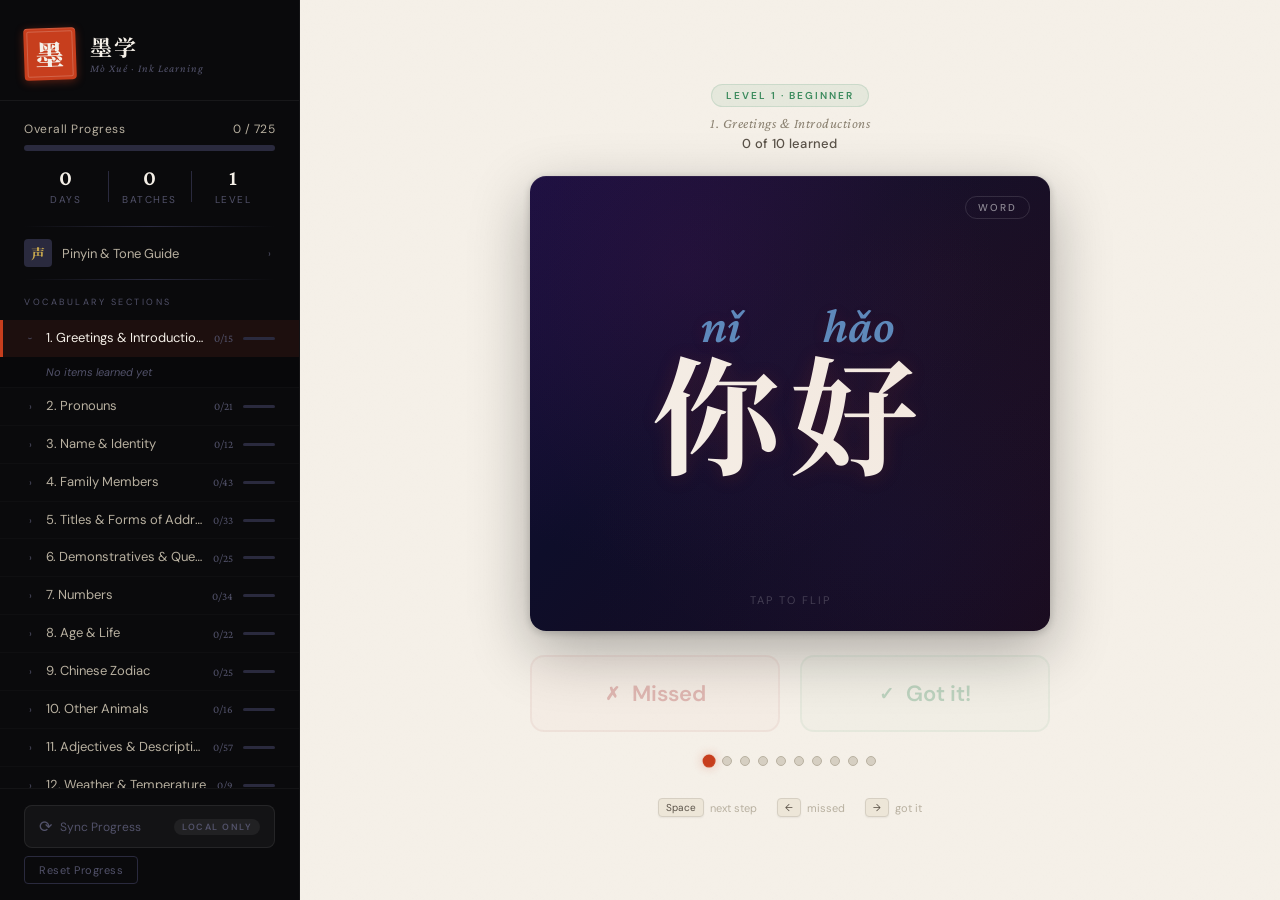
<file: index.html>
<!DOCTYPE html>
<html lang="en">
<head>
<meta charset="UTF-8">
<meta name="viewport" content="width=device-width, initial-scale=1.0">
<title>墨学 — Chinese Flashcards</title>
<link rel="preconnect" href="https://fonts.googleapis.com">
<link rel="preconnect" href="https://fonts.gstatic.com" crossorigin>
<link href="https://fonts.googleapis.com/css2?family=Crimson+Pro:ital,wght@0,300;0,400;0,600;0,700;1,400&family=Noto+Serif+SC:wght@400;600;700;900&family=DM+Sans:ital,wght@0,400;0,500;0,600;1,400&display=swap" rel="stylesheet">
<link rel="stylesheet" href="style.css?v=8">
</head>
<body>

<!-- Mobile hamburger -->
<button class="mobile-toggle" id="menuToggle" aria-label="Toggle sidebar">
  <span></span><span></span><span></span>
</button>

<!-- Overlay for mobile sidebar -->
<div class="sidebar-overlay" id="sidebarOverlay"></div>

<!-- Sidebar -->
<aside class="sidebar" id="sidebar">
  <div class="sidebar-header">
    <div class="app-brand">
      <span class="brand-seal">墨</span>
      <div class="brand-text">
        <h1>墨学</h1>
        <p>Mò Xué · Ink Learning</p>
      </div>
    </div>
  </div>

  <div class="sidebar-progress">
    <div class="progress-label">
      <span>Overall Progress</span>
      <span id="progressCount">0 / 725</span>
    </div>
    <div class="progress-track">
      <div class="progress-fill" id="progressFill" style="width: 0%"></div>
    </div>
    <div class="progress-stats">
      <div class="stat">
        <span class="stat-value" id="statDays">0</span>
        <span class="stat-label">days</span>
      </div>
      <div class="stat">
        <span class="stat-value" id="statBatches">0</span>
        <span class="stat-label">batches</span>
      </div>
      <div class="stat">
        <span class="stat-value" id="statLevel">1</span>
        <span class="stat-label">level</span>
      </div>
    </div>
  </div>

  <div class="sidebar-divider"></div>

  <!-- Tone Reference Panel -->
  <div class="tone-ref-toggle" id="toneRefToggle">
    <span class="tone-ref-icon">声</span>
    <span>Pinyin & Tone Guide</span>
    <span class="section-toggle" id="toneRefArrow">›</span>
  </div>
  <div class="tone-ref-panel" id="toneRefPanel">
    <div class="tone-ref-section">
      <div class="tone-ref-title">The Four Tones</div>
      <div class="tone-chart">
        <div class="tone-row">
          <span class="tone-num t1">1st</span>
          <span class="tone-desc">High flat</span>
          <span class="tone-example"><span class="py-t1">mā</span> 妈 mother</span>
          <svg class="tone-contour" viewBox="0 0 40 20"><path d="M4,5 L36,5" stroke="currentColor" fill="none" stroke-width="2.5" stroke-linecap="round"/></svg>
        </div>
        <div class="tone-row">
          <span class="tone-num t2">2nd</span>
          <span class="tone-desc">Rising</span>
          <span class="tone-example"><span class="py-t2">má</span> 麻 hemp</span>
          <svg class="tone-contour" viewBox="0 0 40 20"><path d="M4,16 L36,4" stroke="currentColor" fill="none" stroke-width="2.5" stroke-linecap="round"/></svg>
        </div>
        <div class="tone-row">
          <span class="tone-num t3">3rd</span>
          <span class="tone-desc">Dip &amp; rise</span>
          <span class="tone-example"><span class="py-t3">mǎ</span> 马 horse</span>
          <svg class="tone-contour" viewBox="0 0 40 20"><path d="M4,8 Q20,20 36,6" stroke="currentColor" fill="none" stroke-width="2.5" stroke-linecap="round"/></svg>
        </div>
        <div class="tone-row">
          <span class="tone-num t4">4th</span>
          <span class="tone-desc">Falling</span>
          <span class="tone-example"><span class="py-t4">mà</span> 骂 scold</span>
          <svg class="tone-contour" viewBox="0 0 40 20"><path d="M4,4 L36,16" stroke="currentColor" fill="none" stroke-width="2.5" stroke-linecap="round"/></svg>
        </div>
        <div class="tone-row">
          <span class="tone-num t5">0th</span>
          <span class="tone-desc">Neutral / light</span>
          <span class="tone-example"><span class="py-t5">ma</span> 吗 (question)</span>
          <svg class="tone-contour" viewBox="0 0 40 20"><path d="M4,10 L36,12" stroke="currentColor" fill="none" stroke-width="2.5" stroke-linecap="round" stroke-dasharray="3 3"/></svg>
        </div>
      </div>
    </div>
    <div class="tone-ref-section">
      <div class="tone-ref-title">Tone Sandhi Rules</div>
      <div class="tone-rule">
        <span class="py-t3">3rd</span> + <span class="py-t3">3rd</span> → <span class="py-t2">2nd</span> + <span class="py-t3">3rd</span>
        <div class="tone-rule-example">你好 nǐ hǎo → ní hǎo</div>
      </div>
      <div class="tone-rule">
        <span class="py-t1">一 yī</span> before <span class="py-t4">4th</span> → <span class="py-t2">yí</span>
        <div class="tone-rule-example">一个 yí gè</div>
      </div>
      <div class="tone-rule">
        <span class="py-t1">一 yī</span> before <span class="py-t1">1st</span>/<span class="py-t2">2nd</span>/<span class="py-t3">3rd</span> → <span class="py-t4">yì</span>
        <div class="tone-rule-example">一只 yì zhī</div>
      </div>
    </div>
    <div class="tone-ref-section">
      <div class="tone-ref-title">Reading Strategy</div>
      <div class="tone-tip">Look at the tone mark on the vowel — it draws the pitch shape.</div>
      <div class="tone-tip">ā flat line · á going up · ǎ dip down · à going down</div>
      <div class="tone-tip">No mark = light/neutral tone (short, unstressed).</div>
    </div>
    <div class="tone-ref-section">
      <div class="tone-ref-title">Your Reading Level</div>
      <div class="level-indicator" id="levelIndicator">
        <div class="level-item active" data-level="1">
          <span class="level-dot"></span>
          <div>
            <strong>Beginner</strong>
            <span>Pinyin hints on front</span>
          </div>
        </div>
        <div class="level-item" data-level="2">
          <span class="level-dot"></span>
          <div>
            <strong>Intermediate</strong>
            <span>Characters only, 2-step reveal</span>
          </div>
        </div>
        <div class="level-item" data-level="3">
          <span class="level-dot"></span>
          <div>
            <strong>Advanced</strong>
            <span>Characters only, single reveal</span>
          </div>
        </div>
      </div>
    </div>
  </div>

  <div class="sidebar-divider"></div>

  <nav class="sidebar-nav" id="sidebarNav">
    <div class="nav-heading">Vocabulary Sections</div>
    <!-- Sections rendered by JS -->
  </nav>

  <div class="sidebar-footer">
    <button class="sync-btn" id="syncBtn">
      <span class="sync-icon">⟳</span>
      <span>Sync Progress</span>
      <span class="sync-badge sync-off" id="syncBadge">local only</span>
    </button>
    <button class="reset-btn" id="resetBtn">Reset Progress</button>
  </div>
</aside>

<!-- Sync Modal -->
<div class="sync-modal hidden" id="syncModal">
  <div class="sync-modal-backdrop" id="syncClose"></div>
  <div class="sync-modal-card">
    <button class="sync-modal-x" id="syncCloseX" aria-label="Close">&times;</button>
    <div class="sync-modal-header">
      <span class="sync-modal-icon">⟳</span>
      <h2>Cross-Device Sync</h2>
      <p>Use the same name and secret key on any device to sync your progress.</p>
    </div>
    <div class="sync-modal-body">
      <label class="sync-label" for="syncNameInput">Your Name</label>
      <p class="sync-hint">Use the same name on every device to keep your progress in sync.</p>
      <input type="text" class="sync-input" id="syncNameInput" placeholder="e.g. Pawel" autocomplete="off">

      <div class="sync-actions">
        <button class="sync-connect-btn" id="syncConnect">Connect</button>
        <button class="sync-disconnect-btn" id="syncDisconnect">Disconnect</button>
      </div>
      <div class="sync-status" id="syncStatus"></div>
    </div>
  </div>
</div>

<!-- Main content -->
<main class="main" id="main">

  <!-- Study view -->
  <div class="study-view" id="studyView">
    <div class="batch-header">
      <div class="batch-level-badge" id="batchLevelBadge">Level 1 · Beginner</div>
      <div class="batch-section-label" id="batchSectionLabel">Section 1: Greetings</div>
      <div class="batch-counter" id="batchCounter">Card 1 of 10</div>
    </div>

    <div class="card-stage">
      <div class="card-container" id="cardContainer">
        <div class="card-inner" id="cardInner">
          <!-- Front: Chinese characters -->
          <div class="card-front" id="cardFront">
            <div class="card-type-badge" id="cardTypeBadge">Word</div>
            <div class="card-chinese" id="cardChinese">你好</div>
            <div class="card-hint" id="cardHint">tap to flip</div>
          </div>
          <!-- Back: Pinyin + English (two-step reveal) -->
          <div class="card-back" id="cardBack">
            <div class="card-type-badge back-badge" id="cardTypeBadgeBack">Word</div>
            <div class="card-chinese-ref" id="cardChineseRef">你好</div>
            <div class="card-pinyin" id="cardPinyin"></div>
            <div class="card-english" id="cardEnglish"></div>
          </div>
        </div>
      </div>
    </div>

    <div class="card-actions" id="cardActions">
      <button class="action-btn missed-btn" id="missedBtn" disabled>
        <span class="action-icon">✗</span>
        <span>Missed</span>
      </button>
      <button class="action-btn gotit-btn" id="gotitBtn" disabled>
        <span class="action-icon">✓</span>
        <span>Got it!</span>
      </button>
    </div>

    <div class="batch-dots" id="batchDots"></div>

    <div class="keyboard-hints" id="keyboardHints">
      <span><kbd>Space</kbd> next step</span>
      <span><kbd>←</kbd> missed</span>
      <span><kbd>→</kbd> got it</span>
    </div>
  </div>

  <!-- Batch complete view -->
  <div class="complete-view hidden" id="completeView">
    <div class="complete-card">
      <div class="complete-seal">完</div>
      <h2>Batch Complete!</h2>
      <p class="complete-stats" id="completeStats">You learned 10 new items</p>
      <div class="complete-items" id="completeItems"></div>
      <button class="next-batch-btn" id="nextBatchBtn">
        Continue to Next 10 →
      </button>
    </div>
    <canvas id="confettiCanvas"></canvas>
  </div>

  <!-- All done view -->
  <div class="alldone-view hidden" id="allDoneView">
    <div class="complete-card">
      <div class="complete-seal gold">成</div>
      <h2>Mastery Achieved!</h2>
      <p>You have learned all 725 items across 28 sections.</p>
      <p class="complete-stats">恭喜你！Gōngxǐ nǐ! Congratulations!</p>
    </div>
  </div>

</main>

<script src="data.js?v=8"></script>
<script src="sync.js?v=8"></script>
<script src="app.js?v=8"></script>
</body>
</html>
</file>
<file: style.css>
/* ============================================================
   墨学 — Mò Xué — Ink Learning
   Aesthetic: Chinese ink wash + lacquerware + rice paper
   ============================================================ */

:root {
  /* Lacquer & Ink */
  --ink-deepest: #0a0a0c;
  --ink-deep: #12121a;
  --ink-dark: #1a1a2e;
  --ink-mid: #2a2a3e;
  --ink-light: #3a3a50;
  --ink-faint: #52526a;

  /* Vermillion — 朱红 */
  --vermillion: #c73e1d;
  --vermillion-bright: #e04a2a;
  --vermillion-glow: rgba(199, 62, 29, 0.3);

  /* Gold — 金 */
  --gold: #c9a94e;
  --gold-bright: #e8c84a;
  --gold-glow: rgba(201, 169, 78, 0.25);

  /* Rice Paper */
  --paper: #f5f0e8;
  --paper-warm: #ede6d8;
  --paper-dark: #d6cfc2;

  /* Ink wash tones */
  --wash-light: #b8b0a0;
  --wash-mid: #8a8070;
  --wash-dark: #5a5248;

  /* Functional */
  --success: #3a8a5c;
  --success-bg: #1a3a2a;
  --danger: #a83232;
  --danger-bg: #3a1a1a;

  /* ---- TONE COLORS ---- */
  --tone-1: #c73e1d;   /* Vermillion red — high flat */
  --tone-2: #3a8a5c;   /* Jade green — rising */
  --tone-3: #4a6fa5;   /* Porcelain blue — dipping */
  --tone-4: #7b5ea7;   /* Amethyst purple — falling */
  --tone-5: #8a8070;   /* Ink wash gray — neutral */

  --tone-1-bg: rgba(199, 62, 29, 0.08);
  --tone-2-bg: rgba(58, 138, 92, 0.08);
  --tone-3-bg: rgba(74, 111, 165, 0.08);
  --tone-4-bg: rgba(123, 94, 167, 0.08);
  --tone-5-bg: rgba(138, 128, 112, 0.08);

  /* Tone colors for dark backgrounds */
  --tone-1-light: #e8654a;
  --tone-2-light: #5cb87e;
  --tone-3-light: #6a9fd4;
  --tone-4-light: #a688d0;
  --tone-5-light: #a8a090;

  /* Layout */
  --sidebar-w: 300px;

  /* Transitions */
  --ease-out-expo: cubic-bezier(0.16, 1, 0.3, 1);
  --ease-out-back: cubic-bezier(0.34, 1.56, 0.64, 1);
}

/* ---- Reset & Base ---- */
*, *::before, *::after { box-sizing: border-box; margin: 0; padding: 0; }

html {
  font-size: 16px;
  -webkit-font-smoothing: antialiased;
  -moz-osx-font-smoothing: grayscale;
}

body {
  font-family: 'DM Sans', sans-serif;
  background: var(--paper);
  color: var(--ink-deep);
  display: flex;
  min-height: 100vh;
  overflow-x: hidden;
}

body::after {
  content: '';
  position: fixed;
  inset: 0;
  pointer-events: none;
  z-index: 0;
  background-image: url("data:image/svg+xml,%3Csvg width='60' height='60' xmlns='http://www.w3.org/2000/svg'%3E%3Cfilter id='n'%3E%3CfeTurbulence type='fractalNoise' baseFrequency='0.65' numOctaves='3' stitchTiles='stitch'/%3E%3C/filter%3E%3Crect width='100%25' height='100%25' filter='url(%23n)' opacity='0.03'/%3E%3C/svg%3E");
  opacity: 0.5;
}

/* ============================================================
   TONE COLOR CLASSES (used by JS on pinyin spans)
   ============================================================ */
.py-t1 { color: var(--tone-1); font-weight: 600; }
.py-t2 { color: var(--tone-2); font-weight: 600; }
.py-t3 { color: var(--tone-3); font-weight: 600; }
.py-t4 { color: var(--tone-4); font-weight: 600; }
.py-t5 { color: var(--tone-5); }

/* Light versions for dark backgrounds */
.py-t1-light { color: var(--tone-1-light); }
.py-t2-light { color: var(--tone-2-light); }
.py-t3-light { color: var(--tone-3-light); }
.py-t4-light { color: var(--tone-4-light); }
.py-t5-light { color: var(--tone-5-light); }

/* ============================================================
   SIDEBAR
   ============================================================ */
.sidebar {
  position: fixed;
  left: 0;
  top: 0;
  bottom: 0;
  width: var(--sidebar-w);
  background: var(--ink-deepest);
  color: var(--paper);
  display: flex;
  flex-direction: column;
  z-index: 100;
  overflow: hidden;
  border-right: 1px solid rgba(255,255,255,0.04);
}

.sidebar-header {
  padding: 28px 24px 20px;
  border-bottom: 1px solid rgba(255,255,255,0.06);
}

.app-brand {
  display: flex;
  align-items: center;
  gap: 14px;
}

.brand-seal {
  width: 52px;
  height: 52px;
  background: var(--vermillion);
  color: var(--paper);
  font-family: 'Noto Serif SC', serif;
  font-weight: 900;
  font-size: 28px;
  display: flex;
  align-items: center;
  justify-content: center;
  border-radius: 4px;
  box-shadow:
    0 2px 8px rgba(199, 62, 29, 0.4),
    inset 0 1px 0 rgba(255,255,255,0.15);
  position: relative;
  transform: rotate(-2deg);
}

.brand-seal::after {
  content: '';
  position: absolute;
  inset: 3px;
  border: 1px solid rgba(255,255,255,0.2);
  border-radius: 2px;
}

.brand-text h1 {
  font-family: 'Noto Serif SC', serif;
  font-weight: 700;
  font-size: 22px;
  letter-spacing: 2px;
  line-height: 1.2;
  color: var(--paper);
}

.brand-text p {
  font-size: 11px;
  color: var(--ink-faint);
  letter-spacing: 1px;
  margin-top: 2px;
  font-style: italic;
  font-family: 'Crimson Pro', serif;
}

/* ---- Progress Section ---- */
.sidebar-progress {
  padding: 20px 24px;
}

.progress-label {
  display: flex;
  justify-content: space-between;
  font-size: 12px;
  color: var(--wash-light);
  margin-bottom: 8px;
  letter-spacing: 0.5px;
}

.progress-track {
  height: 6px;
  background: var(--ink-mid);
  border-radius: 3px;
  overflow: hidden;
}

.progress-fill {
  height: 100%;
  background: linear-gradient(90deg, var(--vermillion), var(--gold));
  border-radius: 3px;
  transition: width 0.8s var(--ease-out-expo);
  position: relative;
}

.progress-fill::after {
  content: '';
  position: absolute;
  right: 0;
  top: 0;
  bottom: 0;
  width: 20px;
  background: linear-gradient(90deg, transparent, rgba(255,255,255,0.3));
  border-radius: 0 3px 3px 0;
}

.progress-stats {
  display: flex;
  gap: 0;
  margin-top: 16px;
}

.stat {
  flex: 1;
  text-align: center;
  position: relative;
}

.stat + .stat::before {
  content: '';
  position: absolute;
  left: 0;
  top: 4px;
  bottom: 4px;
  width: 1px;
  background: var(--ink-mid);
}

.stat-value {
  display: block;
  font-family: 'Crimson Pro', serif;
  font-size: 22px;
  font-weight: 600;
  color: var(--paper);
  line-height: 1;
}

.stat-label {
  display: block;
  font-size: 10px;
  color: var(--ink-faint);
  text-transform: uppercase;
  letter-spacing: 1.5px;
  margin-top: 4px;
}

/* ---- Divider ---- */
.sidebar-divider {
  height: 1px;
  background: linear-gradient(90deg, transparent, var(--ink-mid), transparent);
  margin: 0 24px;
}

/* ============================================================
   TONE REFERENCE PANEL
   ============================================================ */
.tone-ref-toggle {
  display: flex;
  align-items: center;
  gap: 10px;
  padding: 12px 24px;
  cursor: pointer;
  font-size: 13px;
  color: var(--wash-light);
  transition: background 0.2s;
  user-select: none;
}

.tone-ref-toggle:hover {
  background: rgba(255,255,255,0.03);
}

.tone-ref-icon {
  width: 28px;
  height: 28px;
  background: var(--ink-mid);
  color: var(--gold);
  font-family: 'Noto Serif SC', serif;
  font-weight: 700;
  font-size: 14px;
  display: flex;
  align-items: center;
  justify-content: center;
  border-radius: 4px;
  flex-shrink: 0;
}

.tone-ref-toggle .section-toggle {
  margin-left: auto;
  font-size: 10px;
  color: var(--ink-faint);
  transition: transform 0.3s var(--ease-out-expo);
}

.tone-ref-toggle.expanded .section-toggle {
  transform: rotate(90deg);
}

.tone-ref-panel {
  max-height: 0;
  overflow: hidden;
  overflow-y: auto;
  transition: max-height 0.5s var(--ease-out-expo);
  background: rgba(0,0,0,0.25);
  scrollbar-width: thin;
  scrollbar-color: var(--ink-mid) transparent;
}

.tone-ref-panel.expanded {
  max-height: 600px;
}

.tone-ref-panel::-webkit-scrollbar { width: 3px; }
.tone-ref-panel::-webkit-scrollbar-thumb { background: var(--ink-mid); border-radius: 2px; }

.tone-ref-section {
  padding: 12px 24px;
  border-bottom: 1px solid rgba(255,255,255,0.03);
}

.tone-ref-section:last-child {
  border-bottom: none;
}

.tone-ref-title {
  font-size: 9px;
  text-transform: uppercase;
  letter-spacing: 2px;
  color: var(--gold);
  margin-bottom: 10px;
  font-weight: 600;
}

/* Tone chart rows */
.tone-chart {
  display: flex;
  flex-direction: column;
  gap: 6px;
}

.tone-row {
  display: grid;
  grid-template-columns: 30px 72px 1fr 40px;
  align-items: center;
  gap: 6px;
  font-size: 12px;
  padding: 4px 0;
}

.tone-num {
  font-weight: 700;
  font-size: 11px;
  text-align: center;
  padding: 2px 0;
  border-radius: 3px;
}

.tone-num.t1 { color: var(--tone-1-light); }
.tone-num.t2 { color: var(--tone-2-light); }
.tone-num.t3 { color: var(--tone-3-light); }
.tone-num.t4 { color: var(--tone-4-light); }
.tone-num.t5 { color: var(--tone-5-light); }

.tone-desc {
  color: var(--ink-faint);
  font-size: 11px;
}

.tone-example {
  color: var(--wash-light);
  font-size: 12px;
  font-family: 'Crimson Pro', serif;
}

.tone-contour {
  width: 40px;
  height: 20px;
}

.tone-row:nth-child(1) .tone-contour { color: var(--tone-1-light); }
.tone-row:nth-child(2) .tone-contour { color: var(--tone-2-light); }
.tone-row:nth-child(3) .tone-contour { color: var(--tone-3-light); }
.tone-row:nth-child(4) .tone-contour { color: var(--tone-4-light); }
.tone-row:nth-child(5) .tone-contour { color: var(--tone-5-light); }

/* Tone rules */
.tone-rule {
  font-size: 12px;
  color: var(--wash-light);
  padding: 6px 0;
  line-height: 1.5;
}

.tone-rule-example {
  font-family: 'Crimson Pro', serif;
  font-style: italic;
  color: var(--ink-faint);
  font-size: 12px;
  margin-top: 2px;
}

.tone-tip {
  font-size: 12px;
  color: var(--wash-light);
  padding: 4px 0;
  line-height: 1.5;
}

/* Level indicator */
.level-indicator {
  display: flex;
  flex-direction: column;
  gap: 8px;
}

.level-item {
  display: flex;
  align-items: center;
  gap: 10px;
  padding: 6px 8px;
  border-radius: 6px;
  opacity: 0.4;
  transition: all 0.3s;
}

.level-item.active {
  opacity: 1;
  background: rgba(255,255,255,0.04);
}

.level-dot {
  width: 10px;
  height: 10px;
  border-radius: 50%;
  border: 2px solid var(--ink-faint);
  flex-shrink: 0;
  transition: all 0.3s;
}

.level-item.active .level-dot {
  background: var(--gold);
  border-color: var(--gold);
  box-shadow: 0 0 6px var(--gold-glow);
}

.level-item.completed .level-dot {
  background: var(--success);
  border-color: var(--success);
}

.level-item strong {
  display: block;
  font-size: 12px;
  color: var(--paper);
  font-weight: 600;
}

.level-item span {
  font-size: 10px;
  color: var(--ink-faint);
}

/* ---- Nav / Sections List ---- */
.sidebar-nav {
  flex: 1;
  overflow-y: auto;
  padding: 16px 0;
  scrollbar-width: thin;
  scrollbar-color: var(--ink-mid) transparent;
}

.sidebar-nav::-webkit-scrollbar { width: 4px; }
.sidebar-nav::-webkit-scrollbar-track { background: transparent; }
.sidebar-nav::-webkit-scrollbar-thumb { background: var(--ink-mid); border-radius: 2px; }

.nav-heading {
  font-size: 9px;
  text-transform: uppercase;
  letter-spacing: 2.5px;
  color: var(--ink-faint);
  padding: 0 24px 12px;
}

.section-item {
  border-bottom: 1px solid rgba(255,255,255,0.02);
}

.section-header {
  display: flex;
  align-items: center;
  gap: 10px;
  padding: 10px 24px;
  cursor: pointer;
  transition: background 0.2s;
  user-select: none;
}

.section-header:hover {
  background: rgba(255,255,255,0.03);
}

.section-item.active > .section-header {
  background: rgba(199, 62, 29, 0.1);
  border-left: 3px solid var(--vermillion);
  padding-left: 21px;
}

.section-toggle {
  font-size: 10px;
  color: var(--ink-faint);
  transition: transform 0.3s var(--ease-out-expo);
  flex-shrink: 0;
  width: 12px;
  text-align: center;
}

.section-item.expanded > .section-header .section-toggle {
  transform: rotate(90deg);
}

.section-name {
  flex: 1;
  font-size: 13px;
  color: var(--wash-light);
  white-space: nowrap;
  overflow: hidden;
  text-overflow: ellipsis;
  line-height: 1.3;
}

.section-item.active > .section-header .section-name {
  color: var(--paper);
}

.section-count {
  font-size: 11px;
  color: var(--ink-faint);
  font-family: 'Crimson Pro', serif;
  flex-shrink: 0;
}

.section-mini-bar {
  width: 32px;
  height: 3px;
  background: var(--ink-mid);
  border-radius: 2px;
  overflow: hidden;
  flex-shrink: 0;
}

.section-mini-fill {
  height: 100%;
  background: var(--vermillion);
  border-radius: 2px;
  transition: width 0.6s var(--ease-out-expo);
}

.section-mini-fill.complete {
  background: var(--gold);
}

.section-items {
  max-height: 0;
  overflow: hidden;
  transition: max-height 0.4s var(--ease-out-expo);
  background: rgba(0,0,0,0.2);
}

.section-item.expanded .section-items {
  max-height: 2000px;
}

.learned-item {
  display: flex;
  align-items: baseline;
  gap: 10px;
  padding: 5px 24px 5px 46px;
  font-size: 12px;
  opacity: 0.7;
}

.learned-item .li-chinese {
  font-family: 'Noto Serif SC', serif;
  font-size: 14px;
  color: var(--paper);
  flex-shrink: 0;
}

.learned-item .li-english {
  color: var(--ink-faint);
  font-style: italic;
  font-family: 'Crimson Pro', serif;
  white-space: nowrap;
  overflow: hidden;
  text-overflow: ellipsis;
}

.section-empty {
  padding: 8px 24px 8px 46px;
  font-size: 11px;
  color: var(--ink-faint);
  font-style: italic;
}

/* ---- Sidebar Footer ---- */
.sidebar-footer {
  padding: 16px 24px;
  border-top: 1px solid rgba(255,255,255,0.04);
}

.reset-btn {
  background: none;
  border: 1px solid var(--ink-mid);
  color: var(--ink-faint);
  font-size: 11px;
  padding: 6px 14px;
  border-radius: 4px;
  cursor: pointer;
  transition: all 0.2s;
  font-family: inherit;
  letter-spacing: 0.5px;
}

.reset-btn:hover {
  border-color: var(--danger);
  color: var(--vermillion-bright);
  background: var(--danger-bg);
}

/* ============================================================
   MOBILE TOGGLE
   ============================================================ */
.mobile-toggle {
  display: none;
  position: fixed;
  top: 16px;
  left: 16px;
  z-index: 200;
  width: 44px;
  height: 44px;
  background: var(--ink-deepest);
  border: 1px solid var(--ink-mid);
  border-radius: 8px;
  cursor: pointer;
  flex-direction: column;
  align-items: center;
  justify-content: center;
  gap: 5px;
  padding: 0;
}

.mobile-toggle span {
  display: block;
  width: 20px;
  height: 2px;
  background: var(--paper);
  border-radius: 1px;
  transition: all 0.3s var(--ease-out-expo);
}

.mobile-toggle.open span:nth-child(1) { transform: translateY(7px) rotate(45deg); }
.mobile-toggle.open span:nth-child(2) { opacity: 0; }
.mobile-toggle.open span:nth-child(3) { transform: translateY(-7px) rotate(-45deg); }

.sidebar-overlay {
  display: none;
  position: fixed;
  inset: 0;
  background: rgba(0,0,0,0.6);
  z-index: 90;
  backdrop-filter: blur(2px);
}

/* ============================================================
   MAIN CONTENT
   ============================================================ */
.main {
  margin-left: var(--sidebar-w);
  flex: 1;
  display: flex;
  align-items: center;
  justify-content: center;
  min-height: 100vh;
  position: relative;
  z-index: 1;
  padding: 24px;
}

.study-view {
  display: flex;
  flex-direction: column;
  align-items: center;
  gap: 24px;
  width: 100%;
  max-width: 520px;
}

.batch-header {
  text-align: center;
}

.batch-level-badge {
  display: inline-block;
  font-size: 10px;
  text-transform: uppercase;
  letter-spacing: 2px;
  padding: 4px 14px;
  border-radius: 20px;
  background: var(--tone-3-bg);
  color: var(--tone-3);
  border: 1px solid rgba(74, 111, 165, 0.15);
  margin-bottom: 8px;
  font-weight: 600;
}

.batch-level-badge.level-1 { background: var(--tone-2-bg); color: var(--tone-2); border-color: rgba(58,138,92,0.15); }
.batch-level-badge.level-2 { background: var(--tone-3-bg); color: var(--tone-3); border-color: rgba(74,111,165,0.15); }
.batch-level-badge.level-3 { background: var(--tone-4-bg); color: var(--tone-4); border-color: rgba(123,94,167,0.15); }

.batch-section-label {
  font-family: 'Crimson Pro', serif;
  font-size: 14px;
  color: var(--wash-mid);
  font-style: italic;
  letter-spacing: 0.5px;
}

.batch-counter {
  font-size: 13px;
  color: var(--wash-dark);
  margin-top: 4px;
  font-weight: 500;
  letter-spacing: 0.3px;
}

/* ============================================================
   CARD
   ============================================================ */
.card-stage {
  perspective: 1200px;
  width: 100%;
  max-width: 800px;
}

.card-container {
  width: 100%;
  aspect-ratio: 4 / 3.5;
  cursor: pointer;
  position: relative;
}

.card-inner {
  width: 100%;
  height: 100%;
  position: relative;
  transform-style: preserve-3d;
  transition: transform 0.7s var(--ease-out-expo);
}

.card-inner.flipped {
  transform: rotateY(180deg);
}

.card-front,
.card-back {
  position: absolute;
  inset: 0;
  backface-visibility: hidden;
  -webkit-backface-visibility: hidden;
  border-radius: 16px;
  display: flex;
  flex-direction: column;
  align-items: center;
  justify-content: center;
  padding: 32px;
  overflow: hidden;
}

/* ---- Front ---- */
.card-front {
  background:
    radial-gradient(ellipse at 30% 20%, rgba(60, 20, 80, 0.3), transparent 60%),
    radial-gradient(ellipse at 70% 80%, rgba(20, 20, 60, 0.4), transparent 60%),
    linear-gradient(135deg, #1a1040 0%, #0e0e2a 40%, #1a0a1a 100%);
  color: var(--paper);
  box-shadow:
    0 20px 60px rgba(0,0,0,0.3),
    0 2px 8px rgba(0,0,0,0.2),
    inset 0 1px 0 rgba(255,255,255,0.06);
}

.card-front::before {
  content: '';
  position: absolute;
  width: 200%;
  height: 200%;
  top: -50%;
  left: -50%;
  background: radial-gradient(circle at 65% 35%, rgba(199, 62, 29, 0.06) 0%, transparent 50%);
  pointer-events: none;
}

.card-front::after {
  content: '';
  position: absolute;
  bottom: -2px;
  left: 10%;
  right: 10%;
  height: 1px;
  background: linear-gradient(90deg, transparent, rgba(199, 62, 29, 0.3), transparent);
}

.card-type-badge {
  position: absolute;
  top: 20px;
  right: 20px;
  font-size: 10px;
  text-transform: uppercase;
  letter-spacing: 2px;
  padding: 4px 12px;
  border-radius: 20px;
  border: 1px solid rgba(255,255,255,0.12);
  color: rgba(255,255,255,0.5);
  font-weight: 500;
}

.card-type-badge.sentence-badge {
  border-color: rgba(74, 122, 154, 0.4);
  color: rgba(74, 122, 154, 0.8);
}

.back-badge {
  color: var(--wash-mid);
  border-color: var(--paper-dark);
}

.card-chinese {
  font-family: 'Noto Serif SC', serif;
  font-weight: 700;
  font-size: 128px;
  line-height: 1.5;
  text-align: center;
  letter-spacing: 10px;
  text-shadow: 0 2px 20px rgba(199, 62, 29, 0.15);
  transition: font-size 0.3s;
}

.card-chinese.sentence-text {
  font-size: 56px;
  letter-spacing: 4px;
}

.card-chinese.long-text {
  font-size: 42px;
  letter-spacing: 3px;
}

/* Ruby annotations (pinyin above characters) */
.card-chinese ruby {
  ruby-align: center;
}

.card-chinese rt {
  font-family: 'Crimson Pro', serif;
  font-weight: 600;
  font-style: italic;
  font-size: 0.38em;
  letter-spacing: 0;
  transition: opacity 0.3s;
}

/* Progressive difficulty for ruby text */
.card-chinese.ruby-level-1 rt { opacity: 0.85; }
.card-chinese.ruby-level-2 rt { opacity: 0.3; }
.card-chinese.ruby-level-3 rt { opacity: 0; }
.card-chinese.ruby-level-2:hover rt { opacity: 0.6; }
.card-chinese.ruby-level-3:hover rt { opacity: 0.4; }

.card-hint {
  position: absolute;
  bottom: 24px;
  font-size: 11px;
  color: rgba(255,255,255,0.2);
  letter-spacing: 2px;
  text-transform: uppercase;
  transition: opacity 0.3s;
}

/* ---- Back ---- */
.card-back {
  background: var(--paper);
  transform: rotateY(180deg);
  box-shadow:
    0 20px 60px rgba(0,0,0,0.15),
    0 2px 8px rgba(0,0,0,0.1),
    inset 0 0 0 1px rgba(0,0,0,0.04);
  gap: 6px;
}

.card-back::before {
  content: '';
  position: absolute;
  inset: 0;
  border-radius: 16px;
  background-image: url("data:image/svg+xml,%3Csvg width='40' height='40' xmlns='http://www.w3.org/2000/svg'%3E%3Cfilter id='n'%3E%3CfeTurbulence type='fractalNoise' baseFrequency='0.9' numOctaves='4' stitchTiles='stitch'/%3E%3C/filter%3E%3Crect width='100%25' height='100%25' filter='url(%23n)' opacity='0.02'/%3E%3C/svg%3E");
  pointer-events: none;
}

.card-chinese-ref {
  font-family: 'Noto Serif SC', serif;
  font-size: 40px;
  color: var(--wash-mid);
  font-weight: 600;
  letter-spacing: 5px;
  margin-bottom: 10px;
}

.card-pinyin {
  font-family: 'Crimson Pro', serif;
  font-size: 48px;
  font-style: italic;
  letter-spacing: 2px;
  text-align: center;
  line-height: 1.4;
}

.card-english {
  font-family: 'Crimson Pro', serif;
  font-size: 38px;
  color: var(--ink-dark);
  font-weight: 600;
  text-align: center;
  line-height: 1.4;
  margin-top: 10px;
}

/* ============================================================
   ACTION BUTTONS
   ============================================================ */
.card-actions {
  display: flex;
  gap: 20px;
  width: 100%;
  max-width: 800px;
}

.action-btn {
  flex: 1;
  display: flex;
  align-items: center;
  justify-content: center;
  gap: 12px;
  padding: 22px 32px;
  border: 2px solid;
  border-radius: 14px;
  font-size: 22px;
  font-weight: 600;
  font-family: 'DM Sans', sans-serif;
  cursor: pointer;
  transition: all 0.25s var(--ease-out-expo);
  position: relative;
  overflow: hidden;
}

.action-btn::before {
  content: '';
  position: absolute;
  inset: 0;
  opacity: 0;
  transition: opacity 0.25s;
}

.action-btn:disabled {
  opacity: 0.3;
  cursor: not-allowed;
  transform: none !important;
}

.action-btn .action-icon {
  font-size: 18px;
  font-weight: 700;
}

.missed-btn {
  background: rgba(168, 50, 50, 0.06);
  border-color: rgba(168, 50, 50, 0.2);
  color: var(--danger);
}

.missed-btn:not(:disabled):hover {
  background: rgba(168, 50, 50, 0.12);
  border-color: var(--danger);
  transform: translateY(-2px);
  box-shadow: 0 6px 20px rgba(168, 50, 50, 0.15);
}

.missed-btn:not(:disabled):active { transform: translateY(0); }

.gotit-btn {
  background: rgba(58, 138, 92, 0.06);
  border-color: rgba(58, 138, 92, 0.2);
  color: var(--success);
}

.gotit-btn:not(:disabled):hover {
  background: rgba(58, 138, 92, 0.12);
  border-color: var(--success);
  transform: translateY(-2px);
  box-shadow: 0 6px 20px rgba(58, 138, 92, 0.15);
}

.gotit-btn:not(:disabled):active { transform: translateY(0); }

/* ---- Batch Dots ---- */
.batch-dots {
  display: flex;
  gap: 8px;
  justify-content: center;
  flex-wrap: wrap;
}

.dot {
  width: 10px;
  height: 10px;
  border-radius: 50%;
  background: var(--paper-dark);
  border: 1.5px solid var(--wash-light);
  transition: all 0.4s var(--ease-out-expo);
}

.dot.current {
  background: var(--vermillion);
  border-color: var(--vermillion);
  box-shadow: 0 0 8px var(--vermillion-glow);
  transform: scale(1.3);
}

.dot.done {
  background: var(--success);
  border-color: var(--success);
}

/* ---- Keyboard Hints ---- */
.keyboard-hints {
  display: flex;
  gap: 20px;
  margin-top: 8px;
}

.keyboard-hints span {
  font-size: 11px;
  color: var(--wash-light);
  display: flex;
  align-items: center;
  gap: 6px;
}

kbd {
  display: inline-block;
  padding: 2px 7px;
  font-family: 'DM Sans', sans-serif;
  font-size: 10px;
  background: var(--paper-warm);
  border: 1px solid var(--paper-dark);
  border-radius: 4px;
  box-shadow: 0 1px 2px rgba(0,0,0,0.06);
  color: var(--wash-dark);
}

/* ============================================================
   COMPLETE VIEW
   ============================================================ */
.complete-view {
  display: flex;
  align-items: center;
  justify-content: center;
  width: 100%;
  position: relative;
}

.complete-card {
  text-align: center;
  max-width: 480px;
  padding: 48px 40px;
  background: var(--paper);
  border-radius: 20px;
  box-shadow:
    0 30px 80px rgba(0,0,0,0.12),
    0 2px 8px rgba(0,0,0,0.06);
  position: relative;
  z-index: 2;
  animation: completeSlideUp 0.8s var(--ease-out-expo) both;
}

@keyframes completeSlideUp {
  from { opacity: 0; transform: translateY(40px) scale(0.95); }
  to { opacity: 1; transform: translateY(0) scale(1); }
}

.complete-seal {
  width: 80px;
  height: 80px;
  background: var(--vermillion);
  color: var(--paper);
  font-family: 'Noto Serif SC', serif;
  font-weight: 900;
  font-size: 44px;
  display: flex;
  align-items: center;
  justify-content: center;
  border-radius: 6px;
  margin: 0 auto 24px;
  transform: rotate(-3deg);
  box-shadow:
    0 8px 24px rgba(199, 62, 29, 0.3),
    inset 0 1px 0 rgba(255,255,255,0.15);
  position: relative;
  animation: sealStamp 0.6s var(--ease-out-back) 0.3s both;
}

.complete-seal::after {
  content: '';
  position: absolute;
  inset: 4px;
  border: 1.5px solid rgba(255,255,255,0.2);
  border-radius: 3px;
}

.complete-seal.gold {
  background: linear-gradient(135deg, var(--gold), var(--gold-bright));
  box-shadow: 0 8px 24px var(--gold-glow);
}

@keyframes sealStamp {
  0% { opacity: 0; transform: rotate(-3deg) scale(2); }
  60% { transform: rotate(-3deg) scale(0.9); }
  100% { opacity: 1; transform: rotate(-3deg) scale(1); }
}

.complete-card h2 {
  font-family: 'Crimson Pro', serif;
  font-size: 28px;
  font-weight: 700;
  color: var(--ink-deep);
  margin-bottom: 8px;
}

.complete-stats {
  font-family: 'Crimson Pro', serif;
  font-size: 16px;
  color: var(--wash-mid);
  font-style: italic;
  margin-bottom: 24px;
}

.complete-items {
  display: flex;
  flex-wrap: wrap;
  gap: 8px;
  justify-content: center;
  margin-bottom: 32px;
}

.complete-item-chip {
  padding: 6px 14px;
  background: rgba(26, 16, 64, 0.06);
  border-radius: 20px;
  font-family: 'Noto Serif SC', serif;
  font-size: 14px;
  color: var(--ink-dark);
  border: 1px solid rgba(0,0,0,0.06);
  animation: chipPop 0.4s var(--ease-out-back) both;
}

@keyframes chipPop {
  from { opacity: 0; transform: scale(0.7); }
  to { opacity: 1; transform: scale(1); }
}

.next-batch-btn {
  padding: 16px 36px;
  background: var(--ink-deep);
  color: var(--paper);
  border: none;
  border-radius: 12px;
  font-size: 16px;
  font-weight: 600;
  font-family: 'DM Sans', sans-serif;
  cursor: pointer;
  transition: all 0.3s var(--ease-out-expo);
  letter-spacing: 0.5px;
}

.next-batch-btn:hover {
  background: var(--ink-dark);
  transform: translateY(-2px);
  box-shadow: 0 8px 24px rgba(0,0,0,0.15);
}

#confettiCanvas {
  position: fixed;
  inset: 0;
  z-index: 1;
  pointer-events: none;
}

/* ---- Card transition animations ---- */
.card-exit-left {
  animation: cardExitLeft 0.4s var(--ease-out-expo) forwards;
}

.card-enter-right {
  animation: cardEnterRight 0.4s var(--ease-out-expo) forwards;
}

@keyframes cardExitLeft {
  to { opacity: 0; transform: translateX(-80px) rotateY(-10deg) scale(0.9); }
}

@keyframes cardEnterRight {
  from { opacity: 0; transform: translateX(80px) rotateY(10deg) scale(0.9); }
  to { opacity: 1; transform: translateX(0) rotateY(0) scale(1); }
}

/* ============================================================
   UTILITIES
   ============================================================ */
.hidden { display: none !important; }

/* ============================================================
   RESPONSIVE
   ============================================================ */
@media (max-width: 768px) {
  .mobile-toggle { display: flex; }

  .sidebar {
    transform: translateX(-100%);
    transition: transform 0.4s var(--ease-out-expo);
    box-shadow: none;
  }

  .sidebar.open {
    transform: translateX(0);
    box-shadow: 4px 0 30px rgba(0,0,0,0.3);
  }

  .sidebar-overlay.visible {
    display: block;
    animation: fadeIn 0.3s both;
  }

  @keyframes fadeIn { from { opacity: 0; } to { opacity: 1; } }

  .main { margin-left: 0; padding: 80px 16px 24px; }
  .card-chinese { font-size: 42px; }
  .card-chinese.sentence-text { font-size: 26px; }
  .card-chinese.long-text { font-size: 20px; }
  .card-actions { gap: 12px; }
  .action-btn { padding: 14px 16px; font-size: 15px; }
  .keyboard-hints { display: none; }
  .complete-card { padding: 32px 24px; }
}

@media (max-width: 420px) {
  .card-container { aspect-ratio: 3 / 3.2; }
  .card-chinese { font-size: 36px; }
}

/* ============================================================
   SYNC BUTTON & MODAL
   ============================================================ */
.sync-btn {
  width: 100%;
  display: flex;
  align-items: center;
  gap: 8px;
  padding: 10px 14px;
  background: rgba(255,255,255,0.04);
  border: 1px solid rgba(255,255,255,0.08);
  border-radius: 8px;
  color: var(--ink-faint);
  font-size: 12px;
  font-family: 'DM Sans', sans-serif;
  cursor: pointer;
  transition: all 0.2s;
  margin-bottom: 8px;
}

.sync-btn:hover {
  background: rgba(255,255,255,0.08);
  color: var(--paper-warm);
}

.sync-icon {
  font-size: 16px;
}

.sync-badge {
  margin-left: auto;
  font-size: 9px;
  text-transform: uppercase;
  letter-spacing: 1.5px;
  padding: 2px 8px;
  border-radius: 10px;
  font-weight: 600;
}

.sync-badge.sync-off {
  background: rgba(255,255,255,0.06);
  color: var(--ink-faint);
}

.sync-badge.sync-on {
  background: rgba(58, 138, 92, 0.15);
  color: var(--success);
}

/* ---- Sync Modal ---- */
.sync-modal {
  position: fixed;
  inset: 0;
  z-index: 1000;
  display: flex;
  align-items: center;
  justify-content: center;
  padding: 24px;
  animation: fadeIn 0.2s both;
}

.sync-modal-backdrop {
  position: absolute;
  inset: 0;
  background: rgba(10, 10, 12, 0.7);
  backdrop-filter: blur(4px);
  cursor: pointer;
}

.sync-modal-card {
  position: relative;
  background: var(--paper);
  border-radius: 16px;
  max-width: 440px;
  width: 100%;
  box-shadow: 0 30px 80px rgba(0,0,0,0.3), 0 2px 8px rgba(0,0,0,0.1);
  animation: completeSlideUp 0.4s var(--ease-out-expo) both;
  overflow: hidden;
}

.sync-modal-x {
  position: absolute;
  top: 12px;
  right: 14px;
  background: none;
  border: none;
  font-size: 24px;
  color: var(--wash-mid);
  cursor: pointer;
  width: 32px;
  height: 32px;
  display: flex;
  align-items: center;
  justify-content: center;
  border-radius: 6px;
  transition: all 0.2s;
}

.sync-modal-x:hover {
  background: var(--paper-dark);
  color: var(--ink-dark);
}

.sync-modal-header {
  padding: 32px 32px 20px;
  text-align: center;
  border-bottom: 1px solid var(--paper-dark);
}

.sync-modal-icon {
  font-size: 36px;
  display: block;
  margin-bottom: 12px;
  color: var(--tone-3);
}

.sync-modal-header h2 {
  font-family: 'Crimson Pro', serif;
  font-size: 22px;
  font-weight: 700;
  color: var(--ink-deep);
  margin-bottom: 6px;
}

.sync-modal-header p {
  font-size: 13px;
  color: var(--wash-mid);
  line-height: 1.5;
}

.sync-modal-body {
  padding: 24px 32px 32px;
}

.sync-label {
  display: block;
  font-size: 12px;
  font-weight: 600;
  text-transform: uppercase;
  letter-spacing: 1px;
  color: var(--wash-dark);
  margin-bottom: 6px;
}

.sync-label-gap {
  margin-top: 16px;
}

.sync-hint {
  font-size: 12px;
  color: var(--wash-mid);
  line-height: 1.5;
  margin-bottom: 12px;
}

.sync-input {
  width: 100%;
  padding: 12px 14px;
  font-size: 14px;
  font-family: 'DM Sans', monospace;
  border: 1.5px solid var(--paper-dark);
  border-radius: 8px;
  background: var(--paper-warm);
  color: var(--ink-deep);
  outline: none;
  transition: border-color 0.2s;
  box-sizing: border-box;
}

.sync-input:focus {
  border-color: var(--tone-3);
  box-shadow: 0 0 0 3px rgba(74, 111, 165, 0.1);
}

.sync-actions {
  display: flex;
  gap: 10px;
  margin-top: 16px;
}

.sync-connect-btn,
.sync-disconnect-btn {
  flex: 1;
  padding: 12px 16px;
  border-radius: 10px;
  font-size: 14px;
  font-weight: 600;
  font-family: 'DM Sans', sans-serif;
  cursor: pointer;
  transition: all 0.2s;
  border: none;
}

.sync-connect-btn {
  background: var(--ink-deep);
  color: var(--paper);
}

.sync-connect-btn:hover {
  background: var(--ink-dark);
  transform: translateY(-1px);
  box-shadow: 0 4px 12px rgba(0,0,0,0.15);
}

.sync-disconnect-btn {
  background: rgba(168, 50, 50, 0.08);
  color: var(--danger);
  border: 1px solid rgba(168, 50, 50, 0.15);
}

.sync-disconnect-btn:hover {
  background: rgba(168, 50, 50, 0.15);
}

.sync-status {
  margin-top: 14px;
  font-size: 13px;
  text-align: center;
  min-height: 20px;
}

.sync-ok {
  color: var(--success);
  font-weight: 500;
}

.sync-err {
  color: var(--danger);
  font-weight: 500;
}

.sync-pending {
  color: var(--tone-3);
  font-weight: 500;
}
</file>
